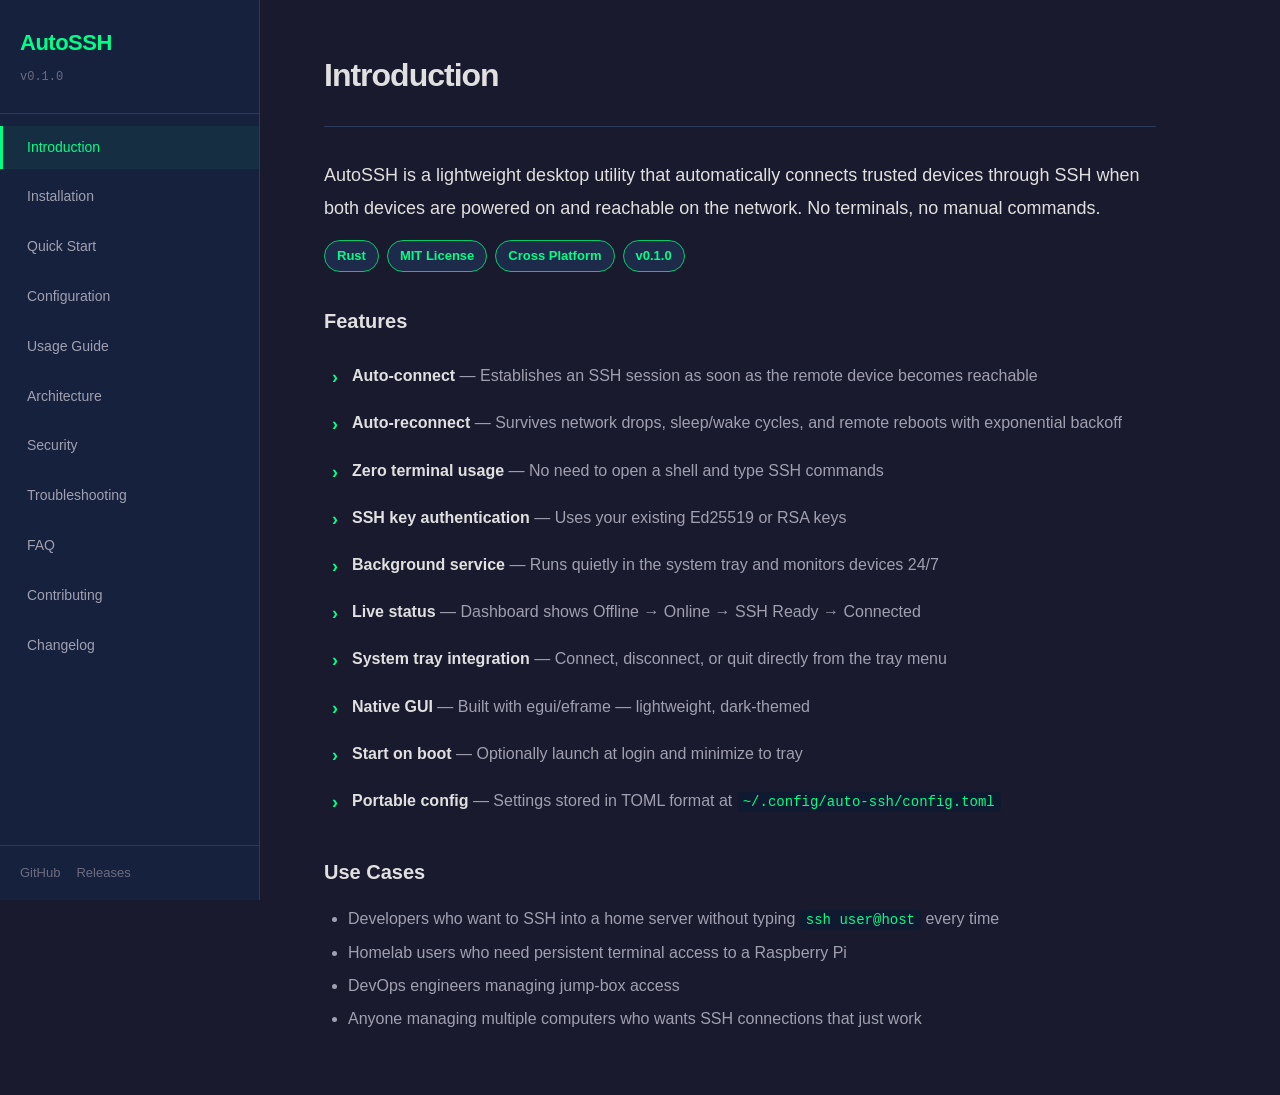
<file: docs/index.html>
<!DOCTYPE html>
<html lang="en">
<head>
  <meta charset="UTF-8">
  <meta name="viewport" content="width=device-width, initial-scale=1.0">
  <title>AutoSSH — Documentation</title>
  <meta name="description" content="AutoSSH automatically establishes and maintains SSH connections between trusted devices whenever both are powered on and reachable.">
  <link rel="icon" type="image/svg+xml" href="data:image/svg+xml,%3Csvg xmlns='http://www.w3.org/2000/svg' viewBox='0 0 256 256'%3E%3Crect width='256' height='256' rx='32' fill='%232d2d2d'/%3E%3Ccircle cx='128' cy='100' r='40' fill='none' stroke='%2300ff88' stroke-width='6'/%3E%3Cpath d='M100 128 L128 156 L156 128' fill='none' stroke='%2300ff88' stroke-width='6' stroke-linecap='round' stroke-linejoin='round'/%3E%3Cpath d='M128 140 L128 200' fill='none' stroke='%2300ff88' stroke-width='6' stroke-linecap='round'/%3E%3Cline x1='90' y1='180' x2='166' y2='180' stroke='%2300ff88' stroke-width='6' stroke-linecap='round'/%3E%3Cline x1='80' y1='200' x2='176' y2='200' stroke='%23555' stroke-width='6' stroke-linecap='round'/%3E%3C/svg%3E">
  <link rel="stylesheet" href="style.css">
</head>
<body>
  <div id="sidebar-container"></div>

  <main id="content">
    <div class="page-header">
      <h2>Introduction</h2>
    </div>

    <p class="lead">AutoSSH is a lightweight desktop utility that automatically connects trusted devices through SSH when both devices are powered on and reachable on the network. No terminals, no manual commands.</p>

    <div class="badges">
      <span class="badge">Rust</span>
      <span class="badge">MIT License</span>
      <span class="badge">Cross Platform</span>
      <span class="badge">v0.1.0</span>
    </div>

    <h3>Features</h3>
    <ul class="feature-list">
      <li><strong>Auto-connect</strong> — Establishes an SSH session as soon as the remote device becomes reachable</li>
      <li><strong>Auto-reconnect</strong> — Survives network drops, sleep/wake cycles, and remote reboots with exponential backoff</li>
      <li><strong>Zero terminal usage</strong> — No need to open a shell and type SSH commands</li>
      <li><strong>SSH key authentication</strong> — Uses your existing Ed25519 or RSA keys</li>
      <li><strong>Background service</strong> — Runs quietly in the system tray and monitors devices 24/7</li>
      <li><strong>Live status</strong> — Dashboard shows Offline → Online → SSH Ready → Connected</li>
      <li><strong>System tray integration</strong> — Connect, disconnect, or quit directly from the tray menu</li>
      <li><strong>Native GUI</strong> — Built with egui/eframe — lightweight, dark-themed</li>
      <li><strong>Start on boot</strong> — Optionally launch at login and minimize to tray</li>
      <li><strong>Portable config</strong> — Settings stored in TOML format at <code>~/.config/auto-ssh/config.toml</code></li>
    </ul>

    <h3>Use Cases</h3>
    <ul>
      <li>Developers who want to SSH into a home server without typing <code>ssh user@host</code> every time</li>
      <li>Homelab users who need persistent terminal access to a Raspberry Pi</li>
      <li>DevOps engineers managing jump-box access</li>
      <li>Anyone managing multiple computers who wants SSH connections that just work</li>
    </ul>
  </main>

  <script src="script.js"></script>
</body>
</html>
</file>
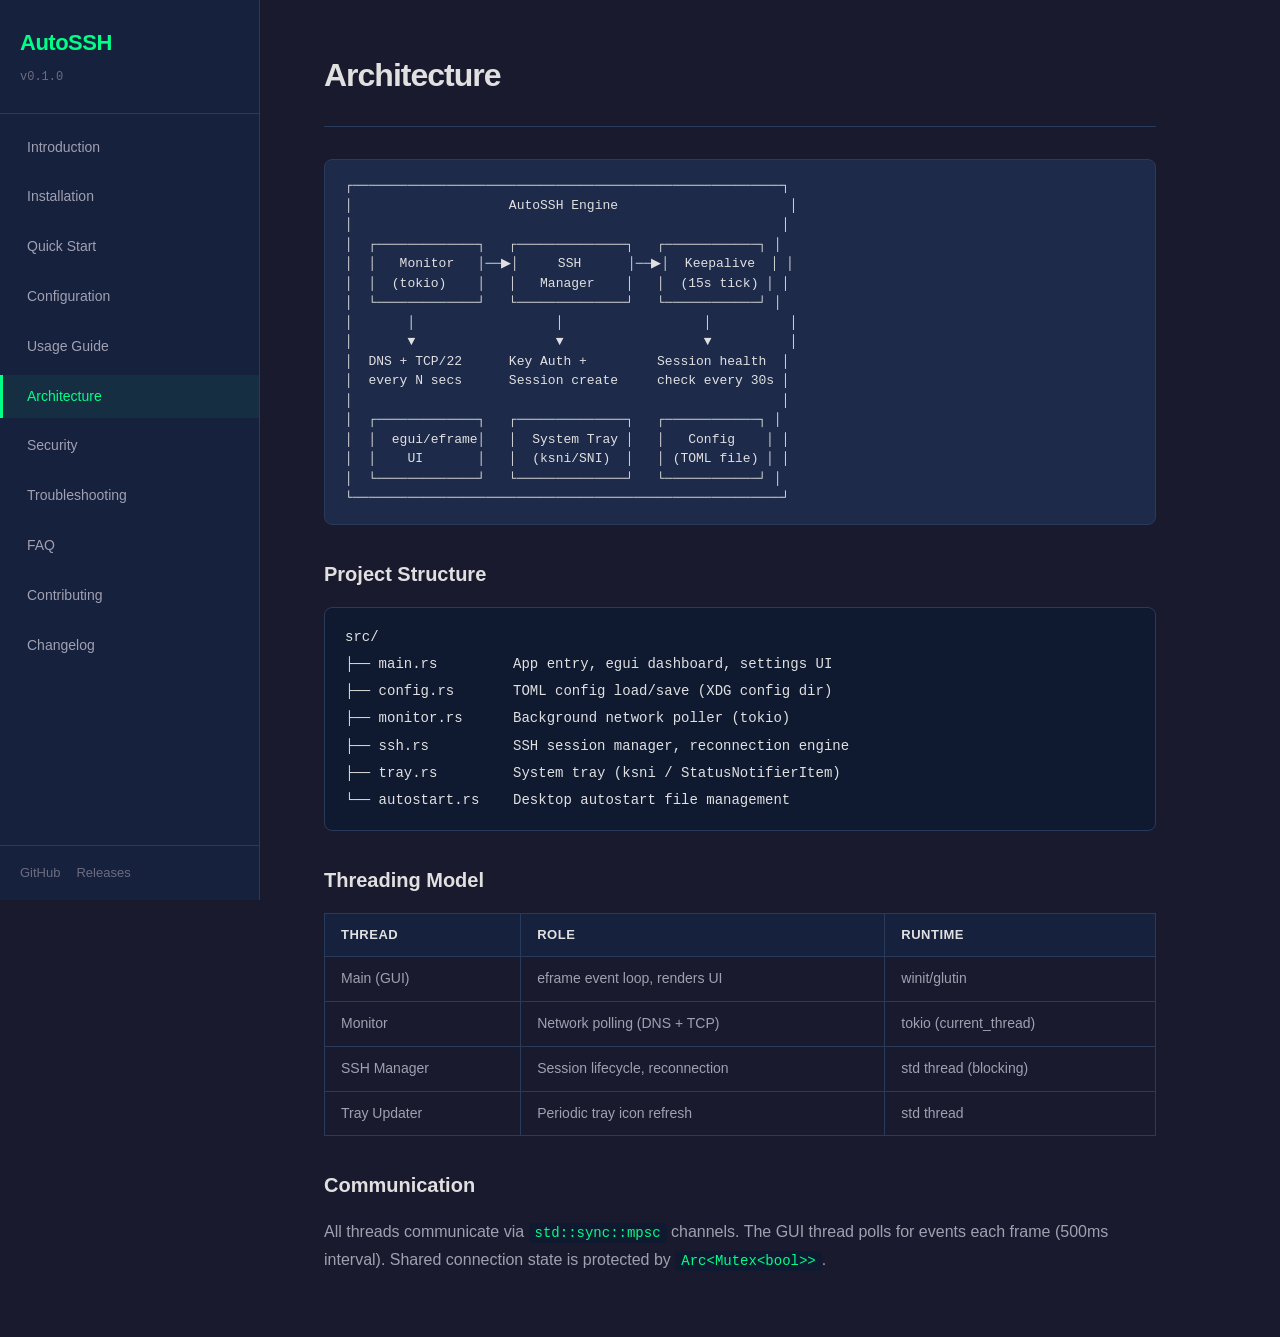
<file: docs/pages/architecture.html>
<!DOCTYPE html>
<html lang="en">
<head>
  <meta charset="UTF-8">
  <meta name="viewport" content="width=device-width, initial-scale=1.0">
  <title>AutoSSH — Architecture</title>
  <link rel="icon" type="image/svg+xml" href="data:image/svg+xml,%3Csvg xmlns='http://www.w3.org/2000/svg' viewBox='0 0 256 256'%3E%3Crect width='256' height='256' rx='32' fill='%232d2d2d'/%3E%3Ccircle cx='128' cy='100' r='40' fill='none' stroke='%2300ff88' stroke-width='6'/%3E%3Cpath d='M100 128 L128 156 L156 128' fill='none' stroke='%2300ff88' stroke-width='6' stroke-linecap='round' stroke-linejoin='round'/%3E%3Cpath d='M128 140 L128 200' fill='none' stroke='%2300ff88' stroke-width='6' stroke-linecap='round'/%3E%3Cline x1='90' y1='180' x2='166' y2='180' stroke='%2300ff88' stroke-width='6' stroke-linecap='round'/%3E%3Cline x1='80' y1='200' x2='176' y2='200' stroke='%23555' stroke-width='6' stroke-linecap='round'/%3E%3C/svg%3E">
  <link rel="stylesheet" href="../style.css">
</head>
<body>
  <div id="sidebar-container"></div>

  <main id="content">
    <div class="page-header">
      <h2>Architecture</h2>
    </div>

    <div class="arch-diagram">
      <pre>┌───────────────────────────────────────────────────────┐
│                    AutoSSH Engine                      │
│                                                       │
│  ┌─────────────┐   ┌──────────────┐   ┌────────────┐ │
│  │   Monitor   │──▶│     SSH      │──▶│  Keepalive  │ │
│  │  (tokio)    │   │   Manager    │   │  (15s tick) │ │
│  └─────────────┘   └──────────────┘   └────────────┘ │
│       │                  │                  │          │
│       ▼                  ▼                  ▼          │
│  DNS + TCP/22      Key Auth +         Session health  │
│  every N secs      Session create     check every 30s │
│                                                       │
│  ┌─────────────┐   ┌──────────────┐   ┌────────────┐ │
│  │  egui/eframe│   │  System Tray │   │   Config    │ │
│  │    UI       │   │  (ksni/SNI)  │   │ (TOML file) │ │
│  └─────────────┘   └──────────────┘   └────────────┘ │
└───────────────────────────────────────────────────────┘</pre>
    </div>

    <h3>Project Structure</h3>
    <pre><code>src/
├── main.rs         App entry, egui dashboard, settings UI
├── config.rs       TOML config load/save (XDG config dir)
├── monitor.rs      Background network poller (tokio)
├── ssh.rs          SSH session manager, reconnection engine
├── tray.rs         System tray (ksni / StatusNotifierItem)
└── autostart.rs    Desktop autostart file management</code></pre>

    <h3>Threading Model</h3>
    <table>
      <tr><th>Thread</th><th>Role</th><th>Runtime</th></tr>
      <tr><td>Main (GUI)</td><td>eframe event loop, renders UI</td><td>winit/glutin</td></tr>
      <tr><td>Monitor</td><td>Network polling (DNS + TCP)</td><td>tokio (current_thread)</td></tr>
      <tr><td>SSH Manager</td><td>Session lifecycle, reconnection</td><td>std thread (blocking)</td></tr>
      <tr><td>Tray Updater</td><td>Periodic tray icon refresh</td><td>std thread</td></tr>
    </table>

    <h3>Communication</h3>
    <p>All threads communicate via <code>std::sync::mpsc</code> channels. The GUI thread polls for events each frame (500ms interval). Shared connection state is protected by <code>Arc&lt;Mutex&lt;bool&gt;&gt;</code>.</p>
  </main>

  <script src="../script.js"></script>
</body>
</html>
</file>
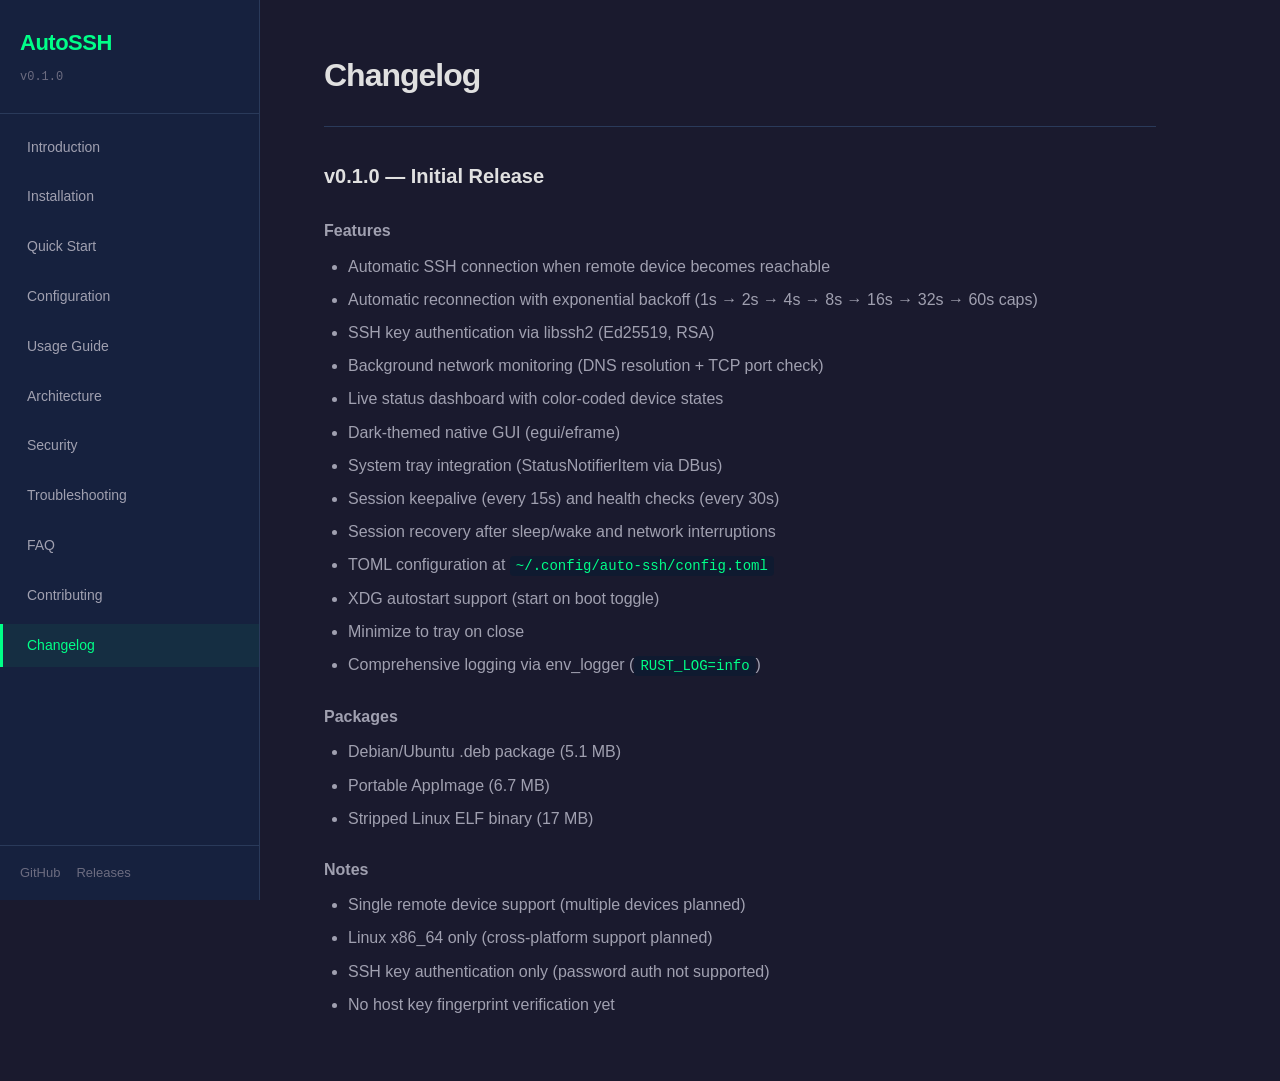
<file: docs/pages/changelog.html>
<!DOCTYPE html>
<html lang="en">
<head>
  <meta charset="UTF-8">
  <meta name="viewport" content="width=device-width, initial-scale=1.0">
  <title>AutoSSH — Changelog</title>
  <link rel="icon" type="image/svg+xml" href="data:image/svg+xml,%3Csvg xmlns='http://www.w3.org/2000/svg' viewBox='0 0 256 256'%3E%3Crect width='256' height='256' rx='32' fill='%232d2d2d'/%3E%3Ccircle cx='128' cy='100' r='40' fill='none' stroke='%2300ff88' stroke-width='6'/%3E%3Cpath d='M100 128 L128 156 L156 128' fill='none' stroke='%2300ff88' stroke-width='6' stroke-linecap='round' stroke-linejoin='round'/%3E%3Cpath d='M128 140 L128 200' fill='none' stroke='%2300ff88' stroke-width='6' stroke-linecap='round'/%3E%3Cline x1='90' y1='180' x2='166' y2='180' stroke='%2300ff88' stroke-width='6' stroke-linecap='round'/%3E%3Cline x1='80' y1='200' x2='176' y2='200' stroke='%23555' stroke-width='6' stroke-linecap='round'/%3E%3C/svg%3E">
  <link rel="stylesheet" href="../style.css">
</head>
<body>
  <div id="sidebar-container"></div>

  <main id="content">
    <div class="page-header">
      <h2>Changelog</h2>
    </div>

    <h3>v0.1.0 — Initial Release</h3>

    <h4>Features</h4>
    <ul>
      <li>Automatic SSH connection when remote device becomes reachable</li>
      <li>Automatic reconnection with exponential backoff (1s → 2s → 4s → 8s → 16s → 32s → 60s caps)</li>
      <li>SSH key authentication via libssh2 (Ed25519, RSA)</li>
      <li>Background network monitoring (DNS resolution + TCP port check)</li>
      <li>Live status dashboard with color-coded device states</li>
      <li>Dark-themed native GUI (egui/eframe)</li>
      <li>System tray integration (StatusNotifierItem via DBus)</li>
      <li>Session keepalive (every 15s) and health checks (every 30s)</li>
      <li>Session recovery after sleep/wake and network interruptions</li>
      <li>TOML configuration at <code>~/.config/auto-ssh/config.toml</code></li>
      <li>XDG autostart support (start on boot toggle)</li>
      <li>Minimize to tray on close</li>
      <li>Comprehensive logging via env_logger (<code>RUST_LOG=info</code>)</li>
    </ul>

    <h4>Packages</h4>
    <ul>
      <li>Debian/Ubuntu .deb package (5.1 MB)</li>
      <li>Portable AppImage (6.7 MB)</li>
      <li>Stripped Linux ELF binary (17 MB)</li>
    </ul>

    <h4>Notes</h4>
    <ul>
      <li>Single remote device support (multiple devices planned)</li>
      <li>Linux x86_64 only (cross-platform support planned)</li>
      <li>SSH key authentication only (password auth not supported)</li>
      <li>No host key fingerprint verification yet</li>
    </ul>
  </main>

  <script src="../script.js"></script>
</body>
</html>
</file>
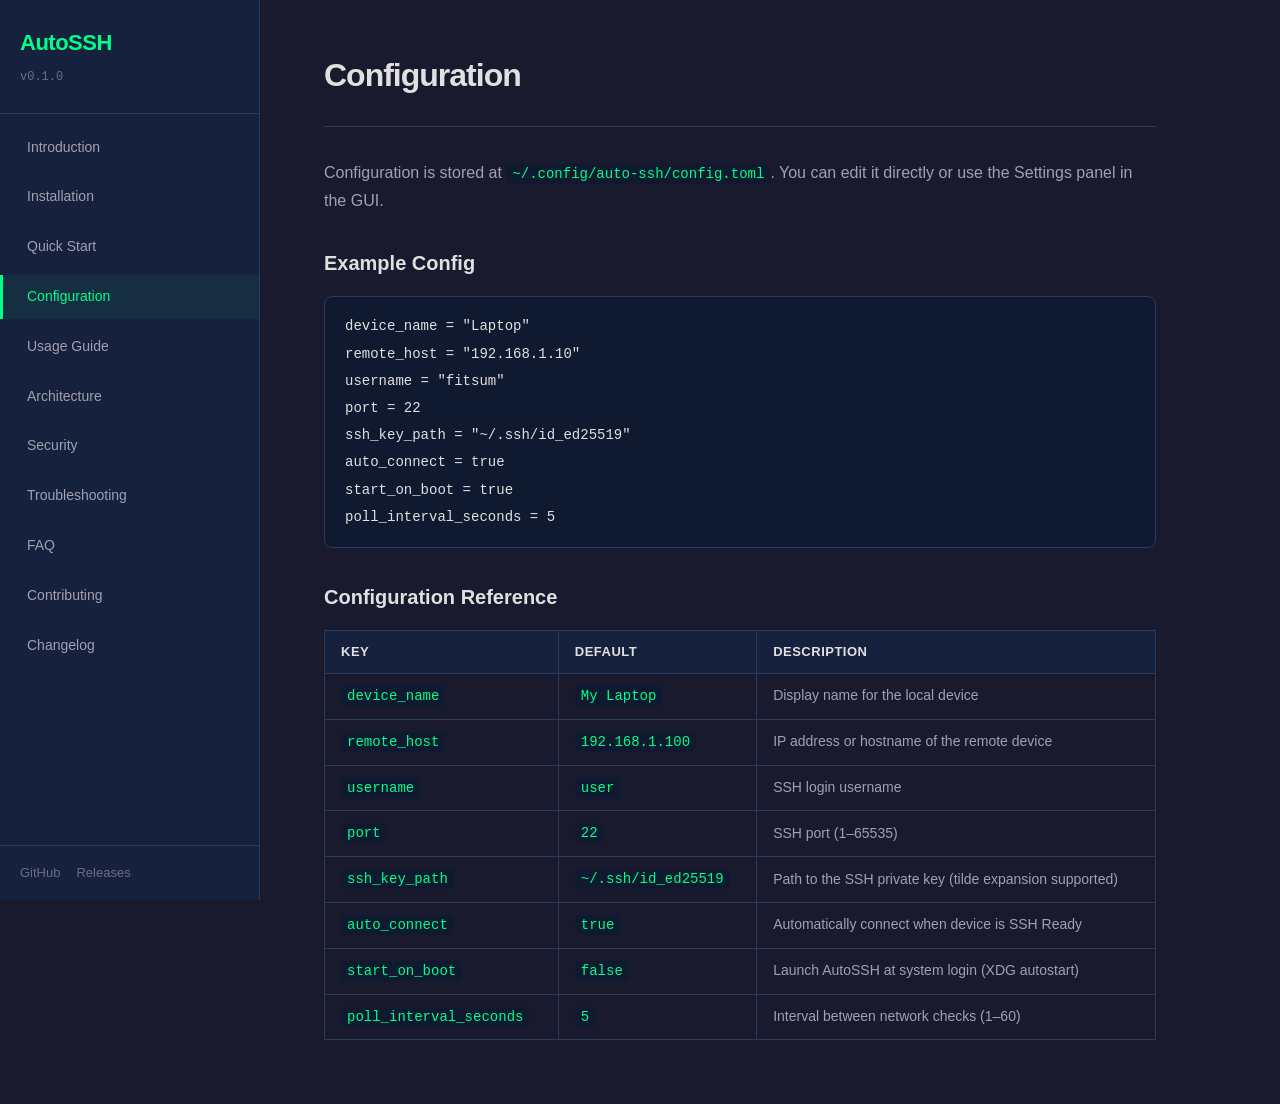
<file: docs/pages/config.html>
<!DOCTYPE html>
<html lang="en">
<head>
  <meta charset="UTF-8">
  <meta name="viewport" content="width=device-width, initial-scale=1.0">
  <title>AutoSSH — Configuration</title>
  <link rel="icon" type="image/svg+xml" href="data:image/svg+xml,%3Csvg xmlns='http://www.w3.org/2000/svg' viewBox='0 0 256 256'%3E%3Crect width='256' height='256' rx='32' fill='%232d2d2d'/%3E%3Ccircle cx='128' cy='100' r='40' fill='none' stroke='%2300ff88' stroke-width='6'/%3E%3Cpath d='M100 128 L128 156 L156 128' fill='none' stroke='%2300ff88' stroke-width='6' stroke-linecap='round' stroke-linejoin='round'/%3E%3Cpath d='M128 140 L128 200' fill='none' stroke='%2300ff88' stroke-width='6' stroke-linecap='round'/%3E%3Cline x1='90' y1='180' x2='166' y2='180' stroke='%2300ff88' stroke-width='6' stroke-linecap='round'/%3E%3Cline x1='80' y1='200' x2='176' y2='200' stroke='%23555' stroke-width='6' stroke-linecap='round'/%3E%3C/svg%3E">
  <link rel="stylesheet" href="../style.css">
</head>
<body>
  <div id="sidebar-container"></div>

  <main id="content">
    <div class="page-header">
      <h2>Configuration</h2>
    </div>

    <p>Configuration is stored at <code>~/.config/auto-ssh/config.toml</code>. You can edit it directly or use the Settings panel in the GUI.</p>

    <h3>Example Config</h3>
    <pre><code>device_name = "Laptop"
remote_host = "192.168.1.10"
username = "fitsum"
port = 22
ssh_key_path = "~/.ssh/id_ed25519"
auto_connect = true
start_on_boot = true
poll_interval_seconds = 5</code></pre>

    <h3>Configuration Reference</h3>
    <table>
      <tr><th>Key</th><th>Default</th><th>Description</th></tr>
      <tr><td><code>device_name</code></td><td><code>My Laptop</code></td><td>Display name for the local device</td></tr>
      <tr><td><code>remote_host</code></td><td><code>192.168.1.100</code></td><td>IP address or hostname of the remote device</td></tr>
      <tr><td><code>username</code></td><td><code>user</code></td><td>SSH login username</td></tr>
      <tr><td><code>port</code></td><td><code>22</code></td><td>SSH port (1–65535)</td></tr>
      <tr><td><code>ssh_key_path</code></td><td><code>~/.ssh/id_ed25519</code></td><td>Path to the SSH private key (tilde expansion supported)</td></tr>
      <tr><td><code>auto_connect</code></td><td><code>true</code></td><td>Automatically connect when device is SSH Ready</td></tr>
      <tr><td><code>start_on_boot</code></td><td><code>false</code></td><td>Launch AutoSSH at system login (XDG autostart)</td></tr>
      <tr><td><code>poll_interval_seconds</code></td><td><code>5</code></td><td>Interval between network checks (1–60)</td></tr>
    </table>
  </main>

  <script src="../script.js"></script>
</body>
</html>
</file>
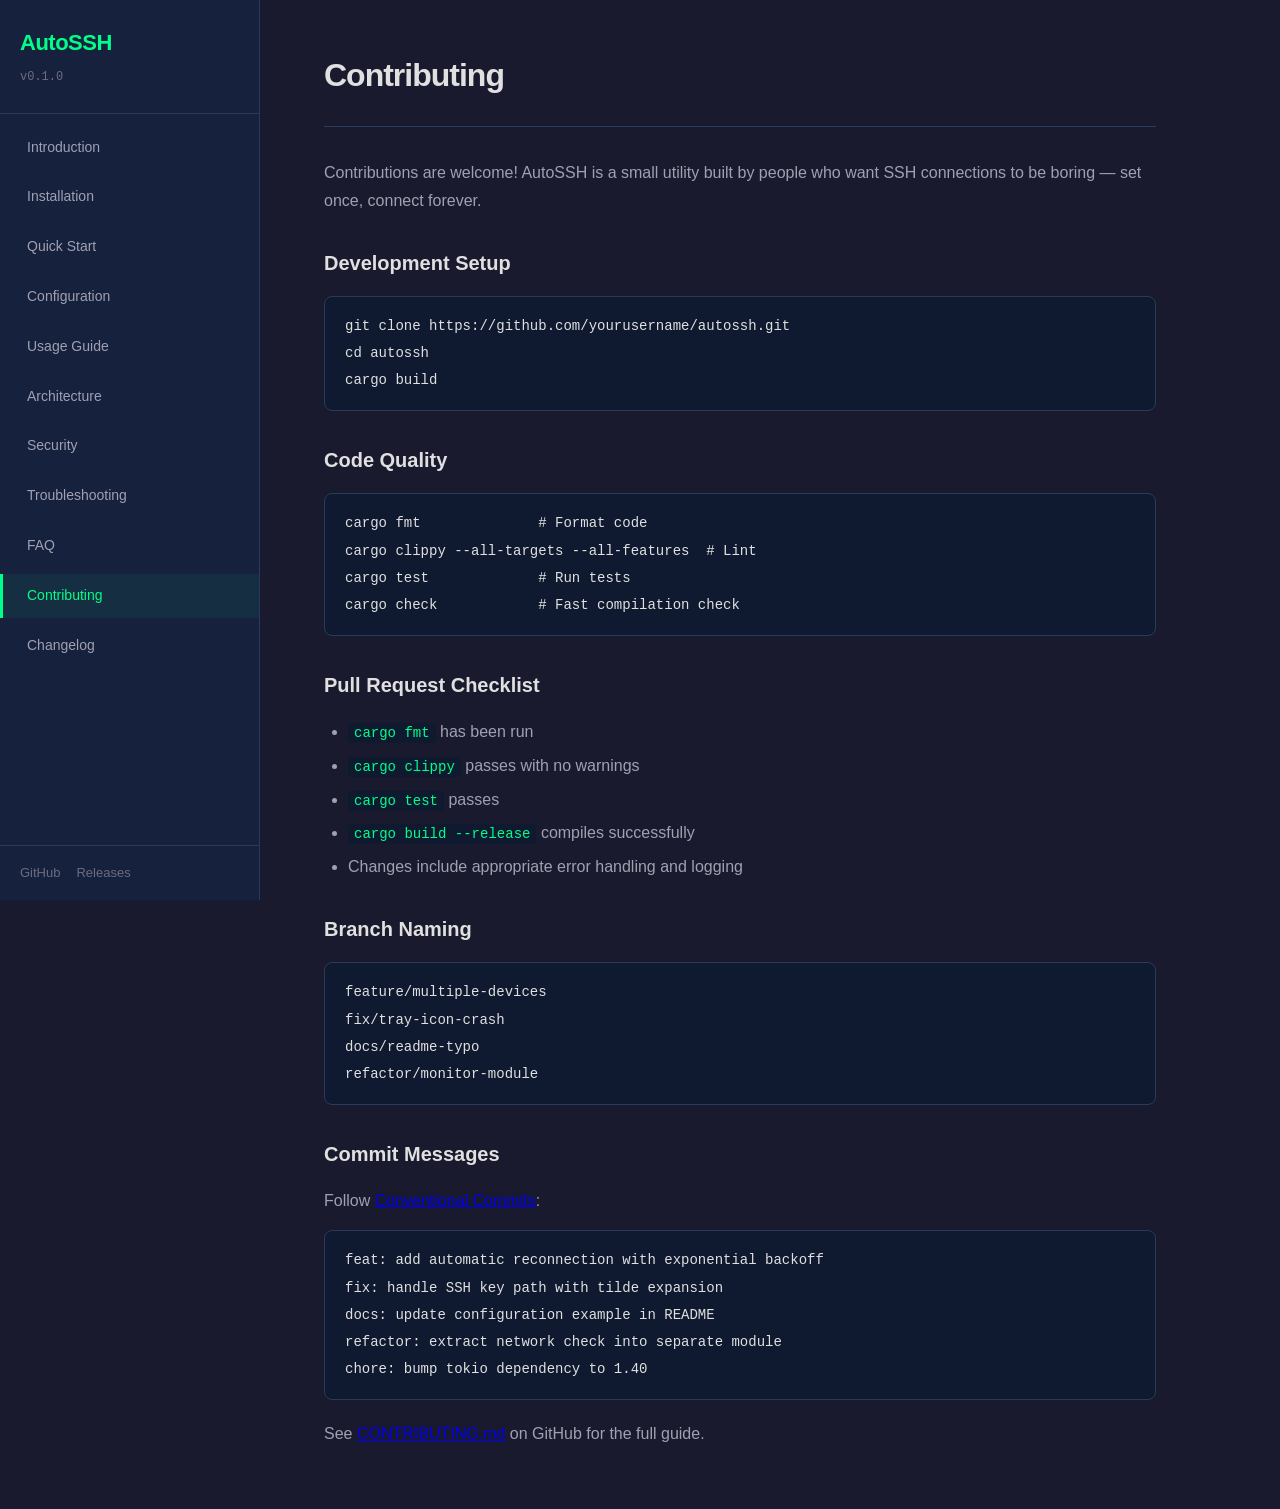
<file: docs/pages/contributing.html>
<!DOCTYPE html>
<html lang="en">
<head>
  <meta charset="UTF-8">
  <meta name="viewport" content="width=device-width, initial-scale=1.0">
  <title>AutoSSH — Contributing</title>
  <link rel="icon" type="image/svg+xml" href="data:image/svg+xml,%3Csvg xmlns='http://www.w3.org/2000/svg' viewBox='0 0 256 256'%3E%3Crect width='256' height='256' rx='32' fill='%232d2d2d'/%3E%3Ccircle cx='128' cy='100' r='40' fill='none' stroke='%2300ff88' stroke-width='6'/%3E%3Cpath d='M100 128 L128 156 L156 128' fill='none' stroke='%2300ff88' stroke-width='6' stroke-linecap='round' stroke-linejoin='round'/%3E%3Cpath d='M128 140 L128 200' fill='none' stroke='%2300ff88' stroke-width='6' stroke-linecap='round'/%3E%3Cline x1='90' y1='180' x2='166' y2='180' stroke='%2300ff88' stroke-width='6' stroke-linecap='round'/%3E%3Cline x1='80' y1='200' x2='176' y2='200' stroke='%23555' stroke-width='6' stroke-linecap='round'/%3E%3C/svg%3E">
  <link rel="stylesheet" href="../style.css">
</head>
<body>
  <div id="sidebar-container"></div>

  <main id="content">
    <div class="page-header">
      <h2>Contributing</h2>
    </div>

    <p>Contributions are welcome! AutoSSH is a small utility built by people who want SSH connections to be boring — set once, connect forever.</p>

    <h3>Development Setup</h3>
    <pre><code>git clone https://github.com/yourusername/autossh.git
cd autossh
cargo build</code></pre>

    <h3>Code Quality</h3>
    <pre><code>cargo fmt              # Format code
cargo clippy --all-targets --all-features  # Lint
cargo test             # Run tests
cargo check            # Fast compilation check</code></pre>

    <h3>Pull Request Checklist</h3>
    <ul>
      <li><code>cargo fmt</code> has been run</li>
      <li><code>cargo clippy</code> passes with no warnings</li>
      <li><code>cargo test</code> passes</li>
      <li><code>cargo build --release</code> compiles successfully</li>
      <li>Changes include appropriate error handling and logging</li>
    </ul>

    <h3>Branch Naming</h3>
    <pre><code>feature/multiple-devices
fix/tray-icon-crash
docs/readme-typo
refactor/monitor-module</code></pre>

    <h3>Commit Messages</h3>
    <p>Follow <a href="https://www.conventionalcommits.org/" target="_blank">Conventional Commits</a>:</p>
    <pre><code>feat: add automatic reconnection with exponential backoff
fix: handle SSH key path with tilde expansion
docs: update configuration example in README
refactor: extract network check into separate module
chore: bump tokio dependency to 1.40</code></pre>

    <p>See <a href="https://github.com/yourusername/autossh/blob/main/CONTRIBUTING.md" target="_blank">CONTRIBUTING.md</a> on GitHub for the full guide.</p>
  </main>

  <script src="../script.js"></script>
</body>
</html>
</file>
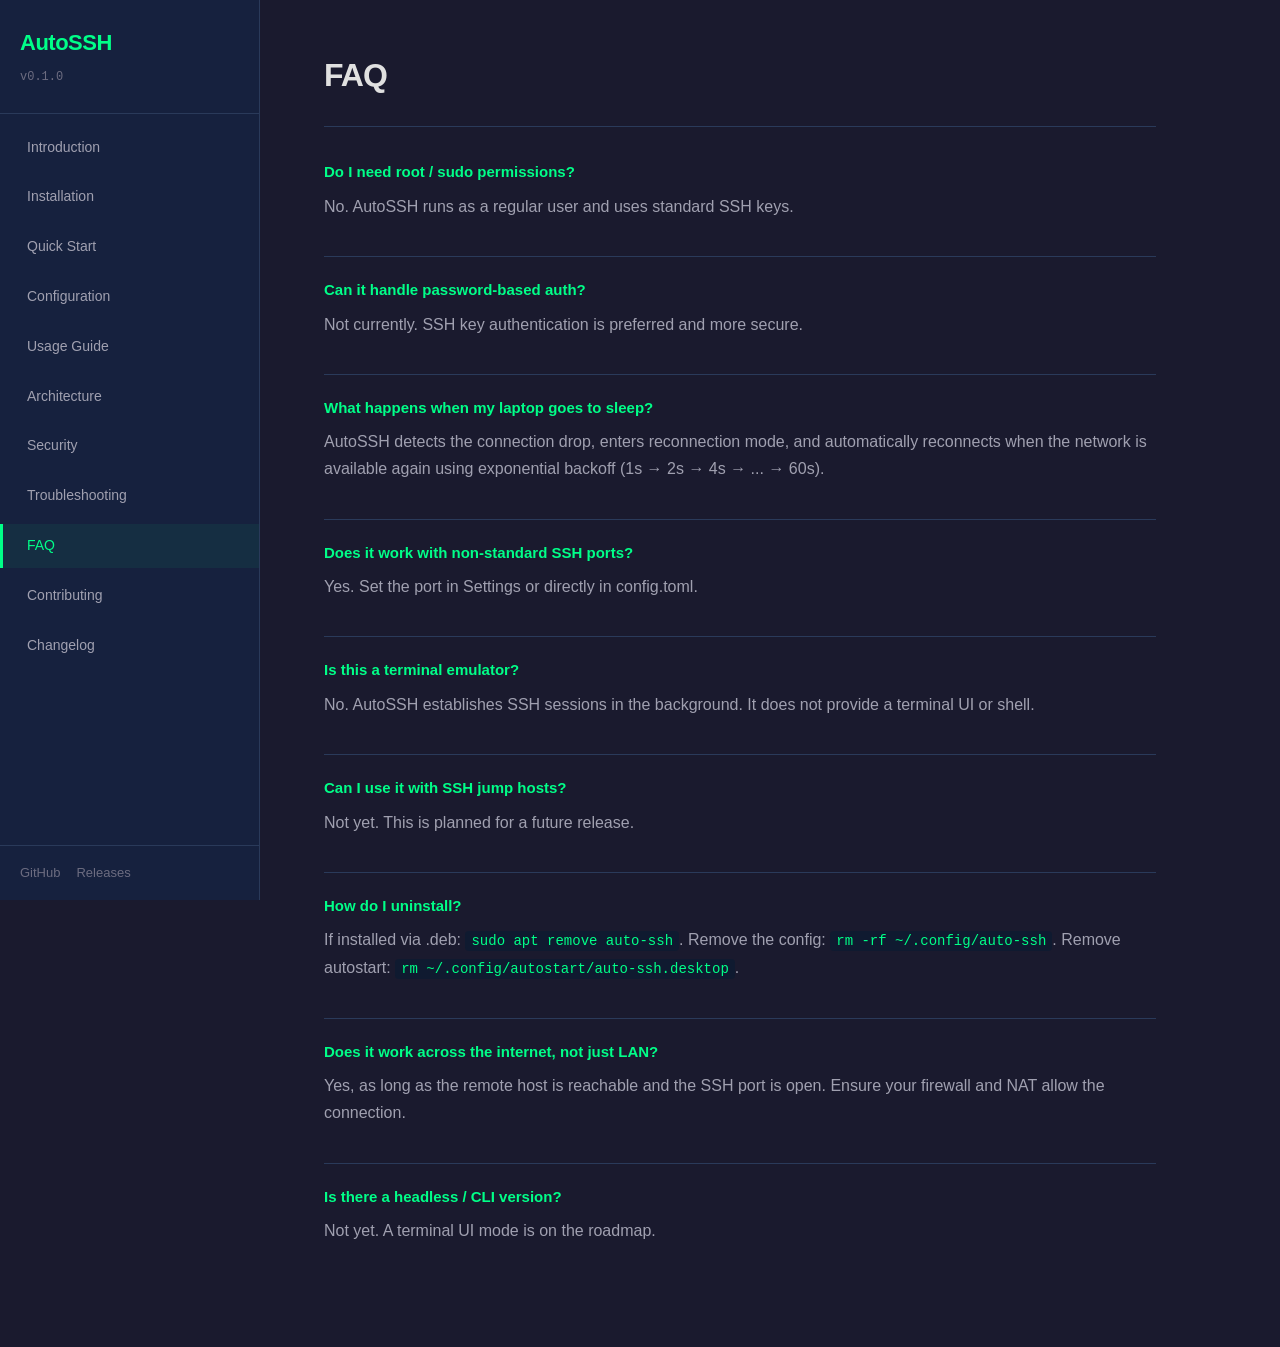
<file: docs/pages/faq.html>
<!DOCTYPE html>
<html lang="en">
<head>
  <meta charset="UTF-8">
  <meta name="viewport" content="width=device-width, initial-scale=1.0">
  <title>AutoSSH — FAQ</title>
  <link rel="icon" type="image/svg+xml" href="data:image/svg+xml,%3Csvg xmlns='http://www.w3.org/2000/svg' viewBox='0 0 256 256'%3E%3Crect width='256' height='256' rx='32' fill='%232d2d2d'/%3E%3Ccircle cx='128' cy='100' r='40' fill='none' stroke='%2300ff88' stroke-width='6'/%3E%3Cpath d='M100 128 L128 156 L156 128' fill='none' stroke='%2300ff88' stroke-width='6' stroke-linecap='round' stroke-linejoin='round'/%3E%3Cpath d='M128 140 L128 200' fill='none' stroke='%2300ff88' stroke-width='6' stroke-linecap='round'/%3E%3Cline x1='90' y1='180' x2='166' y2='180' stroke='%2300ff88' stroke-width='6' stroke-linecap='round'/%3E%3Cline x1='80' y1='200' x2='176' y2='200' stroke='%23555' stroke-width='6' stroke-linecap='round'/%3E%3C/svg%3E">
  <link rel="stylesheet" href="../style.css">
</head>
<body>
  <div id="sidebar-container"></div>

  <main id="content">
    <div class="page-header">
      <h2>FAQ</h2>
    </div>

    <div class="faq-item">
      <h4>Do I need root / sudo permissions?</h4>
      <p>No. AutoSSH runs as a regular user and uses standard SSH keys.</p>
    </div>

    <div class="faq-item">
      <h4>Can it handle password-based auth?</h4>
      <p>Not currently. SSH key authentication is preferred and more secure.</p>
    </div>

    <div class="faq-item">
      <h4>What happens when my laptop goes to sleep?</h4>
      <p>AutoSSH detects the connection drop, enters reconnection mode, and automatically reconnects when the network is available again using exponential backoff (1s → 2s → 4s → ... → 60s).</p>
    </div>

    <div class="faq-item">
      <h4>Does it work with non-standard SSH ports?</h4>
      <p>Yes. Set the port in Settings or directly in config.toml.</p>
    </div>

    <div class="faq-item">
      <h4>Is this a terminal emulator?</h4>
      <p>No. AutoSSH establishes SSH sessions in the background. It does not provide a terminal UI or shell.</p>
    </div>

    <div class="faq-item">
      <h4>Can I use it with SSH jump hosts?</h4>
      <p>Not yet. This is planned for a future release.</p>
    </div>

    <div class="faq-item">
      <h4>How do I uninstall?</h4>
      <p>If installed via .deb: <code>sudo apt remove auto-ssh</code>. Remove the config: <code>rm -rf ~/.config/auto-ssh</code>. Remove autostart: <code>rm ~/.config/autostart/auto-ssh.desktop</code>.</p>
    </div>

    <div class="faq-item">
      <h4>Does it work across the internet, not just LAN?</h4>
      <p>Yes, as long as the remote host is reachable and the SSH port is open. Ensure your firewall and NAT allow the connection.</p>
    </div>

    <div class="faq-item">
      <h4>Is there a headless / CLI version?</h4>
      <p>Not yet. A terminal UI mode is on the roadmap.</p>
    </div>
  </main>

  <script src="../script.js"></script>
</body>
</html>
</file>
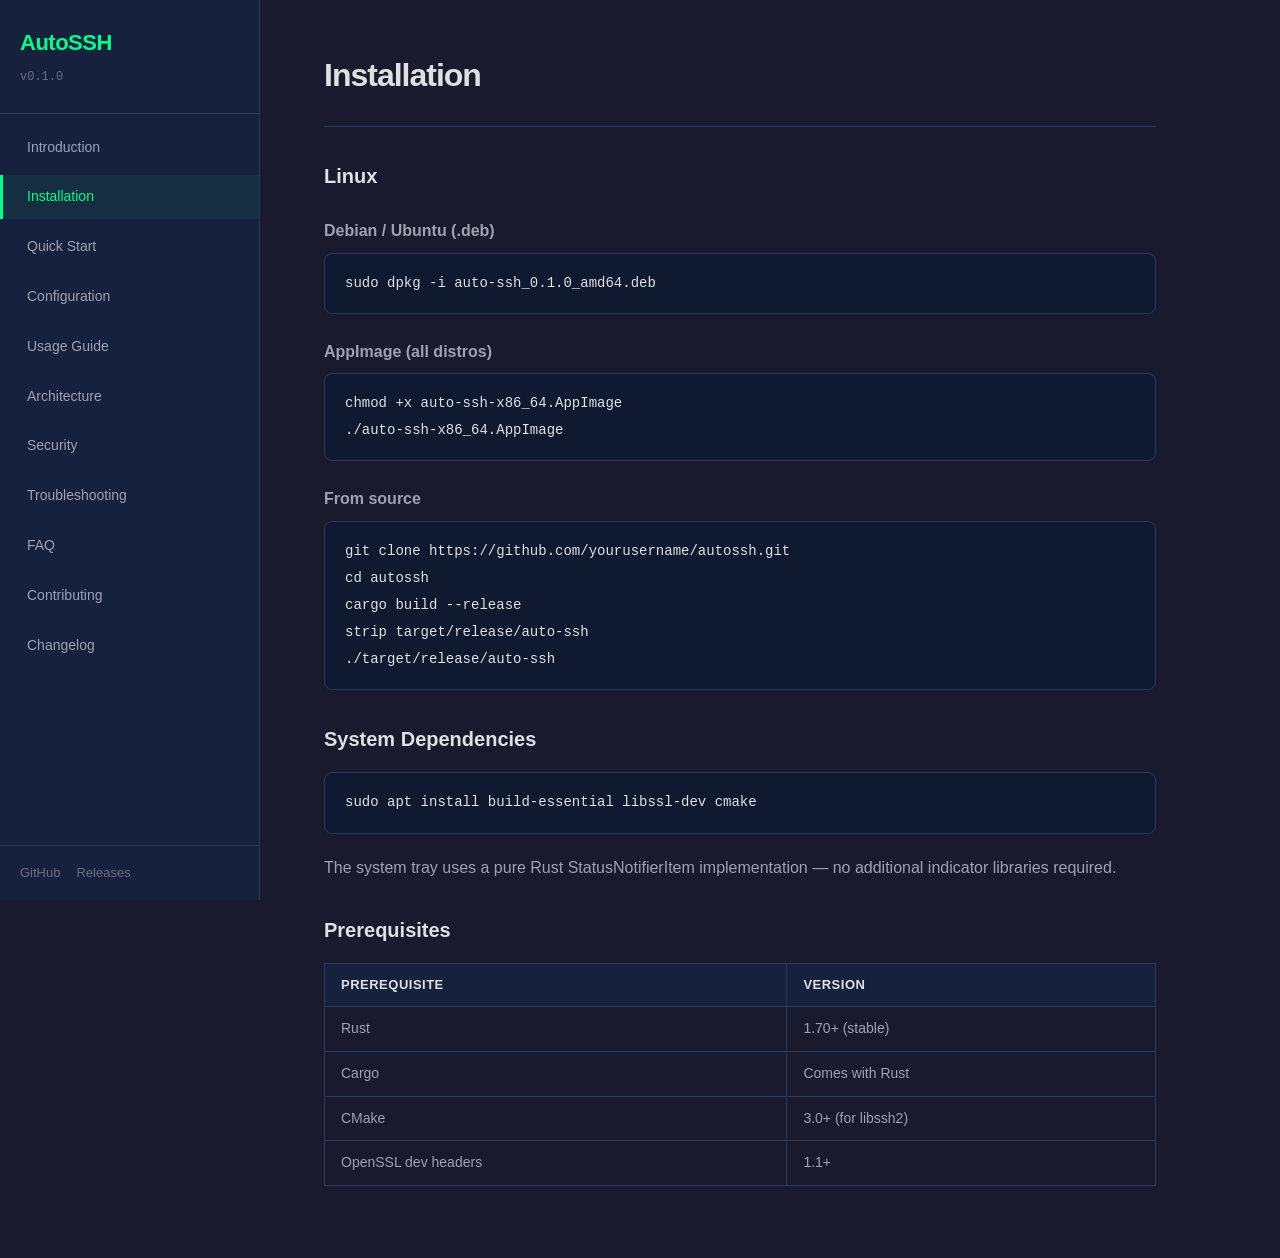
<file: docs/pages/install.html>
<!DOCTYPE html>
<html lang="en">
<head>
  <meta charset="UTF-8">
  <meta name="viewport" content="width=device-width, initial-scale=1.0">
  <title>AutoSSH — Installation</title>
  <link rel="icon" type="image/svg+xml" href="data:image/svg+xml,%3Csvg xmlns='http://www.w3.org/2000/svg' viewBox='0 0 256 256'%3E%3Crect width='256' height='256' rx='32' fill='%232d2d2d'/%3E%3Ccircle cx='128' cy='100' r='40' fill='none' stroke='%2300ff88' stroke-width='6'/%3E%3Cpath d='M100 128 L128 156 L156 128' fill='none' stroke='%2300ff88' stroke-width='6' stroke-linecap='round' stroke-linejoin='round'/%3E%3Cpath d='M128 140 L128 200' fill='none' stroke='%2300ff88' stroke-width='6' stroke-linecap='round'/%3E%3Cline x1='90' y1='180' x2='166' y2='180' stroke='%2300ff88' stroke-width='6' stroke-linecap='round'/%3E%3Cline x1='80' y1='200' x2='176' y2='200' stroke='%23555' stroke-width='6' stroke-linecap='round'/%3E%3C/svg%3E">
  <link rel="stylesheet" href="../style.css">
</head>
<body>
  <div id="sidebar-container"></div>

  <main id="content">
    <div class="page-header">
      <h2>Installation</h2>
    </div>

    <h3>Linux</h3>

    <h4>Debian / Ubuntu (.deb)</h4>
    <pre><code>sudo dpkg -i auto-ssh_0.1.0_amd64.deb</code></pre>

    <h4>AppImage (all distros)</h4>
    <pre><code>chmod +x auto-ssh-x86_64.AppImage
./auto-ssh-x86_64.AppImage</code></pre>

    <h4>From source</h4>
    <pre><code>git clone https://github.com/yourusername/autossh.git
cd autossh
cargo build --release
strip target/release/auto-ssh
./target/release/auto-ssh</code></pre>

    <h3>System Dependencies</h3>
    <pre><code>sudo apt install build-essential libssl-dev cmake</code></pre>
    <p>The system tray uses a pure Rust StatusNotifierItem implementation — no additional indicator libraries required.</p>

    <h3>Prerequisites</h3>
    <table>
      <tr><th>Prerequisite</th><th>Version</th></tr>
      <tr><td>Rust</td><td>1.70+ (stable)</td></tr>
      <tr><td>Cargo</td><td>Comes with Rust</td></tr>
      <tr><td>CMake</td><td>3.0+ (for libssh2)</td></tr>
      <tr><td>OpenSSL dev headers</td><td>1.1+</td></tr>
    </table>
  </main>

  <script src="../script.js"></script>
</body>
</html>
</file>
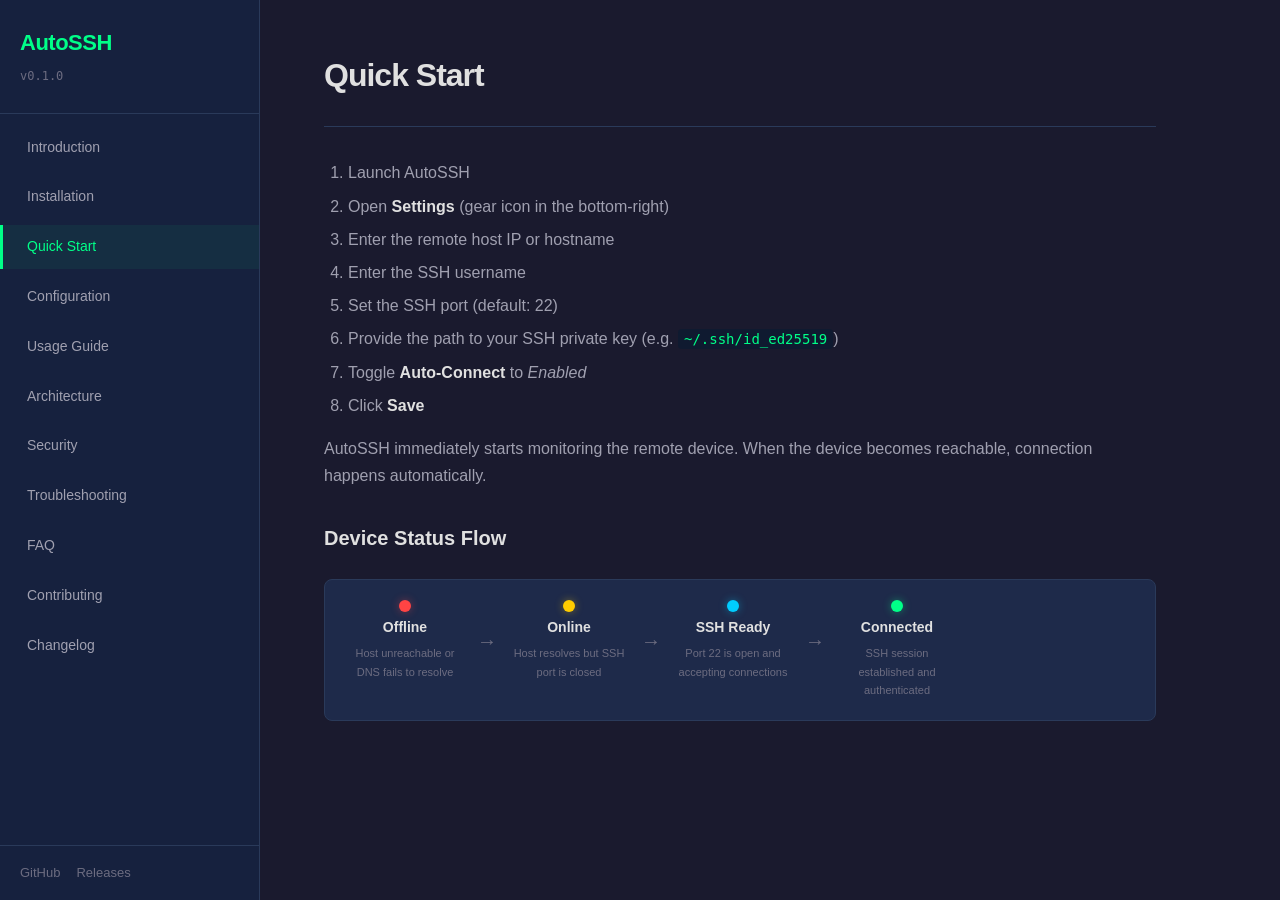
<file: docs/pages/quickstart.html>
<!DOCTYPE html>
<html lang="en">
<head>
  <meta charset="UTF-8">
  <meta name="viewport" content="width=device-width, initial-scale=1.0">
  <title>AutoSSH — Quick Start</title>
  <link rel="icon" type="image/svg+xml" href="data:image/svg+xml,%3Csvg xmlns='http://www.w3.org/2000/svg' viewBox='0 0 256 256'%3E%3Crect width='256' height='256' rx='32' fill='%232d2d2d'/%3E%3Ccircle cx='128' cy='100' r='40' fill='none' stroke='%2300ff88' stroke-width='6'/%3E%3Cpath d='M100 128 L128 156 L156 128' fill='none' stroke='%2300ff88' stroke-width='6' stroke-linecap='round' stroke-linejoin='round'/%3E%3Cpath d='M128 140 L128 200' fill='none' stroke='%2300ff88' stroke-width='6' stroke-linecap='round'/%3E%3Cline x1='90' y1='180' x2='166' y2='180' stroke='%2300ff88' stroke-width='6' stroke-linecap='round'/%3E%3Cline x1='80' y1='200' x2='176' y2='200' stroke='%23555' stroke-width='6' stroke-linecap='round'/%3E%3C/svg%3E">
  <link rel="stylesheet" href="../style.css">
</head>
<body>
  <div id="sidebar-container"></div>

  <main id="content">
    <div class="page-header">
      <h2>Quick Start</h2>
    </div>

    <ol>
      <li>Launch AutoSSH</li>
      <li>Open <strong>Settings</strong> (gear icon in the bottom-right)</li>
      <li>Enter the remote host IP or hostname</li>
      <li>Enter the SSH username</li>
      <li>Set the SSH port (default: 22)</li>
      <li>Provide the path to your SSH private key (e.g. <code>~/.ssh/id_ed25519</code>)</li>
      <li>Toggle <strong>Auto-Connect</strong> to <em>Enabled</em></li>
      <li>Click <strong>Save</strong></li>
    </ol>

    <p>AutoSSH immediately starts monitoring the remote device. When the device becomes reachable, connection happens automatically.</p>

    <h3>Device Status Flow</h3>
    <div class="status-flow">
      <div class="status-step">
        <span class="status-dot offline"></span>
        <span>Offline</span>
        <small>Host unreachable or DNS fails to resolve</small>
      </div>
      <span class="arrow">→</span>
      <div class="status-step">
        <span class="status-dot online"></span>
        <span>Online</span>
        <small>Host resolves but SSH port is closed</small>
      </div>
      <span class="arrow">→</span>
      <div class="status-step">
        <span class="status-dot sshready"></span>
        <span>SSH Ready</span>
        <small>Port 22 is open and accepting connections</small>
      </div>
      <span class="arrow">→</span>
      <div class="status-step">
        <span class="status-dot connected"></span>
        <span>Connected</span>
        <small>SSH session established and authenticated</small>
      </div>
    </div>
  </main>

  <script src="../script.js"></script>
</body>
</html>
</file>
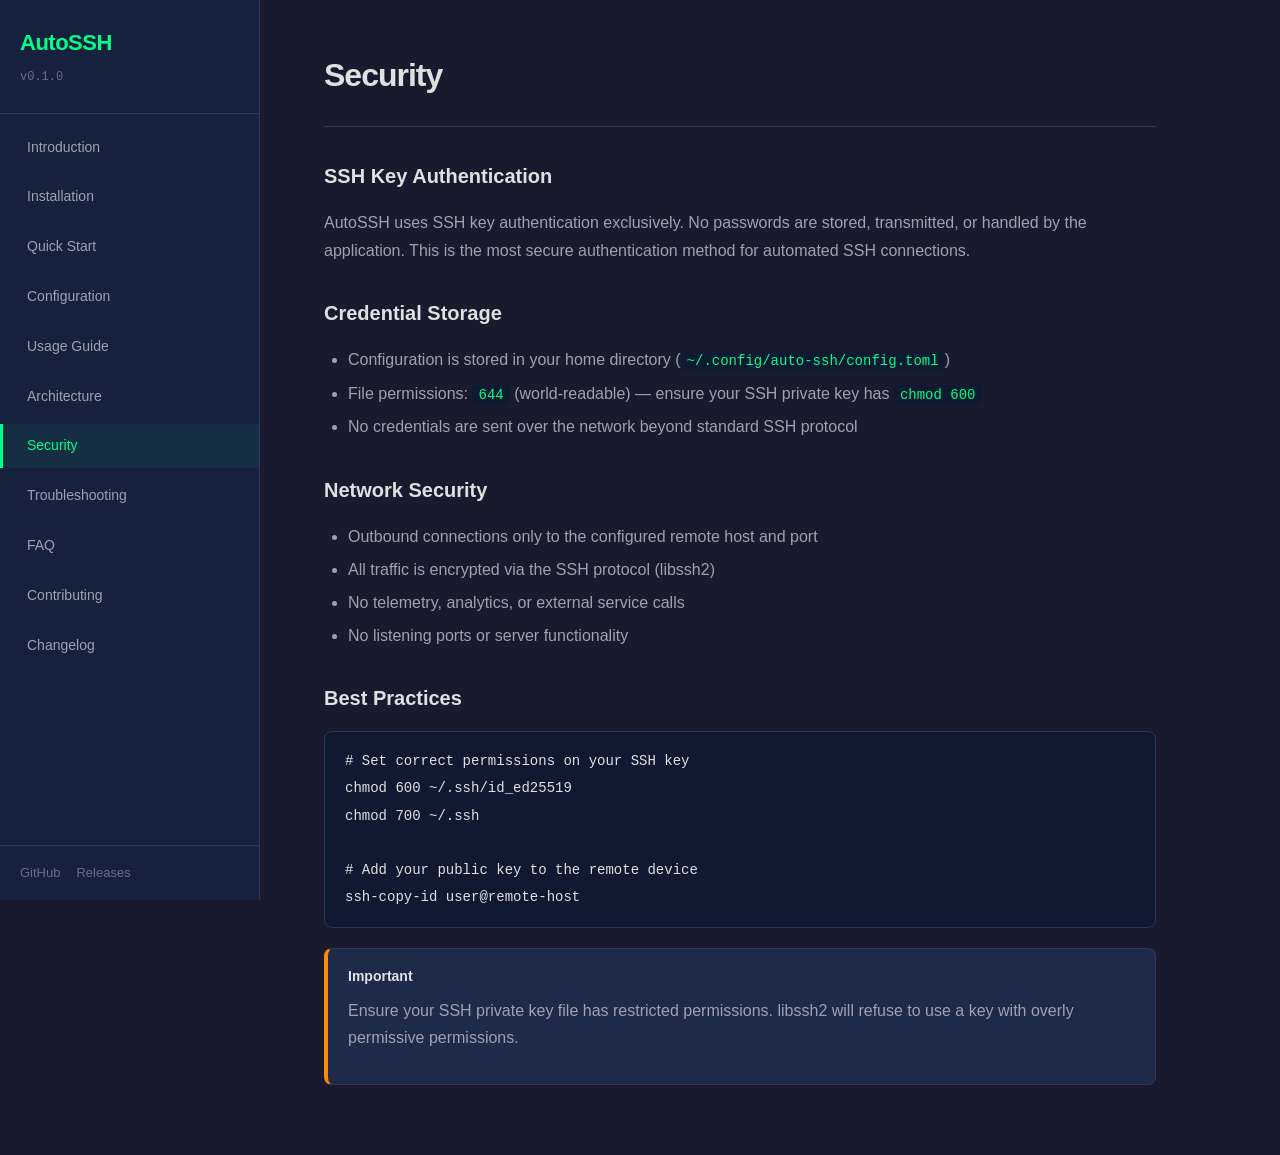
<file: docs/pages/security.html>
<!DOCTYPE html>
<html lang="en">
<head>
  <meta charset="UTF-8">
  <meta name="viewport" content="width=device-width, initial-scale=1.0">
  <title>AutoSSH — Security</title>
  <link rel="icon" type="image/svg+xml" href="data:image/svg+xml,%3Csvg xmlns='http://www.w3.org/2000/svg' viewBox='0 0 256 256'%3E%3Crect width='256' height='256' rx='32' fill='%232d2d2d'/%3E%3Ccircle cx='128' cy='100' r='40' fill='none' stroke='%2300ff88' stroke-width='6'/%3E%3Cpath d='M100 128 L128 156 L156 128' fill='none' stroke='%2300ff88' stroke-width='6' stroke-linecap='round' stroke-linejoin='round'/%3E%3Cpath d='M128 140 L128 200' fill='none' stroke='%2300ff88' stroke-width='6' stroke-linecap='round'/%3E%3Cline x1='90' y1='180' x2='166' y2='180' stroke='%2300ff88' stroke-width='6' stroke-linecap='round'/%3E%3Cline x1='80' y1='200' x2='176' y2='200' stroke='%23555' stroke-width='6' stroke-linecap='round'/%3E%3C/svg%3E">
  <link rel="stylesheet" href="../style.css">
</head>
<body>
  <div id="sidebar-container"></div>

  <main id="content">
    <div class="page-header">
      <h2>Security</h2>
    </div>

    <h3>SSH Key Authentication</h3>
    <p>AutoSSH uses SSH key authentication exclusively. No passwords are stored, transmitted, or handled by the application. This is the most secure authentication method for automated SSH connections.</p>

    <h3>Credential Storage</h3>
    <ul>
      <li>Configuration is stored in your home directory (<code>~/.config/auto-ssh/config.toml</code>)</li>
      <li>File permissions: <code>644</code> (world-readable) — ensure your SSH private key has <code>chmod 600</code></li>
      <li>No credentials are sent over the network beyond standard SSH protocol</li>
    </ul>

    <h3>Network Security</h3>
    <ul>
      <li>Outbound connections only to the configured remote host and port</li>
      <li>All traffic is encrypted via the SSH protocol (libssh2)</li>
      <li>No telemetry, analytics, or external service calls</li>
      <li>No listening ports or server functionality</li>
    </ul>

    <h3>Best Practices</h3>
    <pre><code># Set correct permissions on your SSH key
chmod 600 ~/.ssh/id_ed25519
chmod 700 ~/.ssh

# Add your public key to the remote device
ssh-copy-id user@remote-host</code></pre>

    <div class="note warning">
      <strong>Important</strong>
      <p>Ensure your SSH private key file has restricted permissions. libssh2 will refuse to use a key with overly permissive permissions.</p>
    </div>
  </main>

  <script src="../script.js"></script>
</body>
</html>
</file>
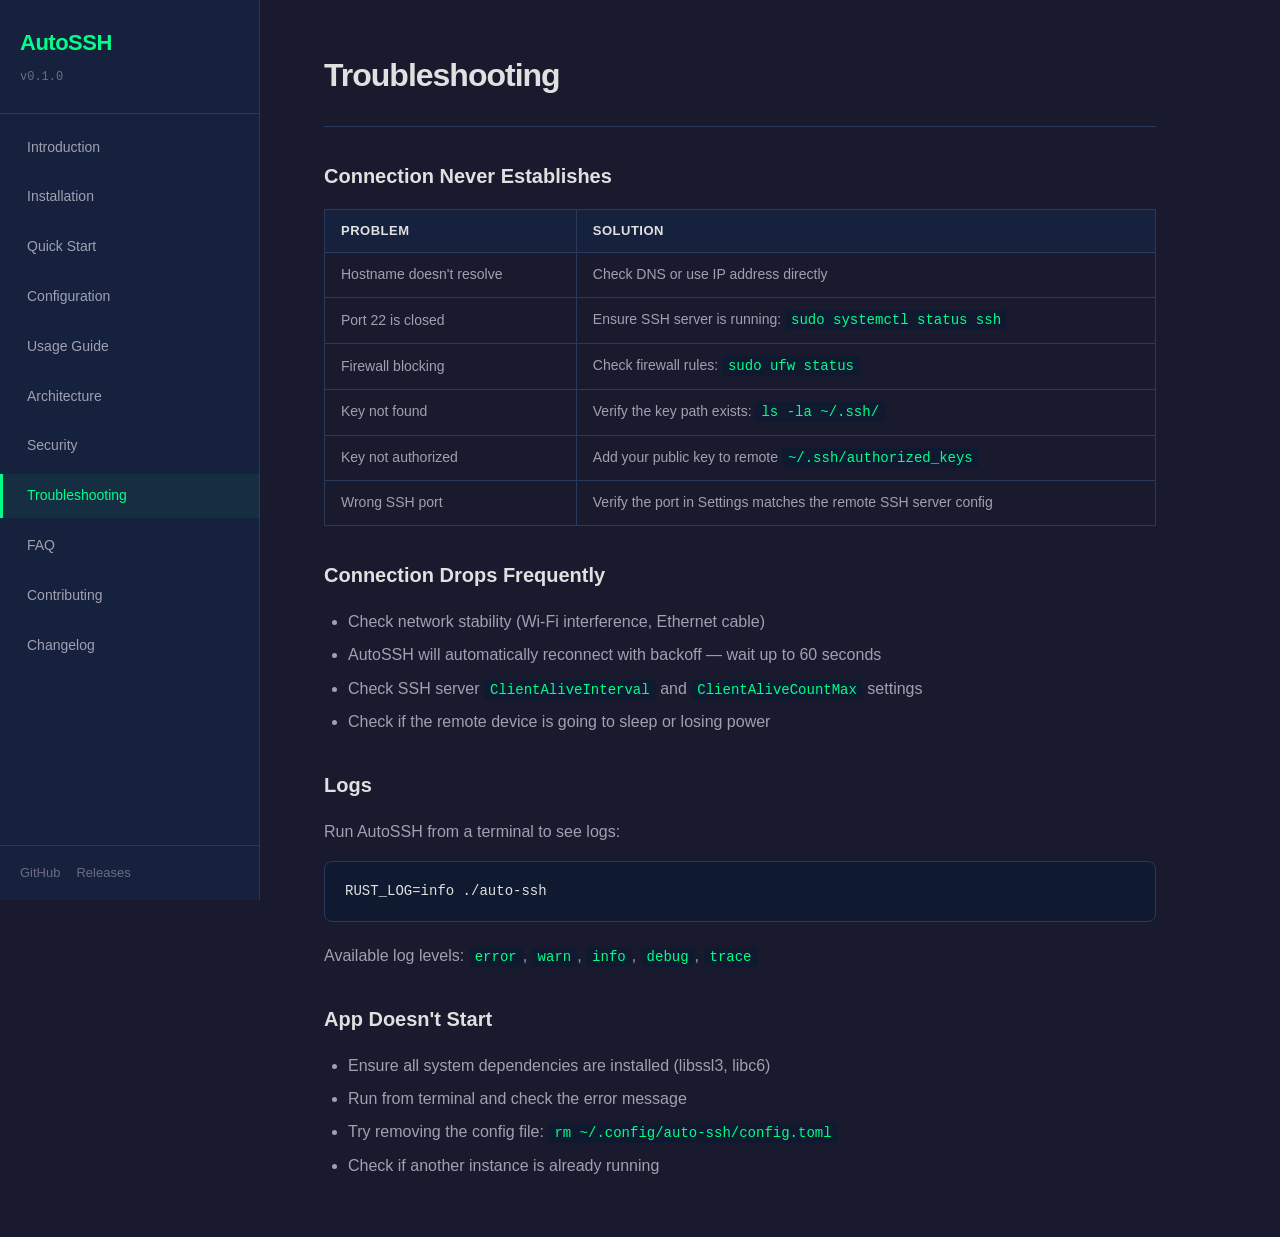
<file: docs/pages/troubleshooting.html>
<!DOCTYPE html>
<html lang="en">
<head>
  <meta charset="UTF-8">
  <meta name="viewport" content="width=device-width, initial-scale=1.0">
  <title>AutoSSH — Troubleshooting</title>
  <link rel="icon" type="image/svg+xml" href="data:image/svg+xml,%3Csvg xmlns='http://www.w3.org/2000/svg' viewBox='0 0 256 256'%3E%3Crect width='256' height='256' rx='32' fill='%232d2d2d'/%3E%3Ccircle cx='128' cy='100' r='40' fill='none' stroke='%2300ff88' stroke-width='6'/%3E%3Cpath d='M100 128 L128 156 L156 128' fill='none' stroke='%2300ff88' stroke-width='6' stroke-linecap='round' stroke-linejoin='round'/%3E%3Cpath d='M128 140 L128 200' fill='none' stroke='%2300ff88' stroke-width='6' stroke-linecap='round'/%3E%3Cline x1='90' y1='180' x2='166' y2='180' stroke='%2300ff88' stroke-width='6' stroke-linecap='round'/%3E%3Cline x1='80' y1='200' x2='176' y2='200' stroke='%23555' stroke-width='6' stroke-linecap='round'/%3E%3C/svg%3E">
  <link rel="stylesheet" href="../style.css">
</head>
<body>
  <div id="sidebar-container"></div>

  <main id="content">
    <div class="page-header">
      <h2>Troubleshooting</h2>
    </div>

    <h3>Connection Never Establishes</h3>
    <table>
      <tr><th>Problem</th><th>Solution</th></tr>
      <tr><td>Hostname doesn't resolve</td><td>Check DNS or use IP address directly</td></tr>
      <tr><td>Port 22 is closed</td><td>Ensure SSH server is running: <code>sudo systemctl status ssh</code></td></tr>
      <tr><td>Firewall blocking</td><td>Check firewall rules: <code>sudo ufw status</code></td></tr>
      <tr><td>Key not found</td><td>Verify the key path exists: <code>ls -la ~/.ssh/</code></td></tr>
      <tr><td>Key not authorized</td><td>Add your public key to remote <code>~/.ssh/authorized_keys</code></td></tr>
      <tr><td>Wrong SSH port</td><td>Verify the port in Settings matches the remote SSH server config</td></tr>
    </table>

    <h3>Connection Drops Frequently</h3>
    <ul>
      <li>Check network stability (Wi-Fi interference, Ethernet cable)</li>
      <li>AutoSSH will automatically reconnect with backoff — wait up to 60 seconds</li>
      <li>Check SSH server <code>ClientAliveInterval</code> and <code>ClientAliveCountMax</code> settings</li>
      <li>Check if the remote device is going to sleep or losing power</li>
    </ul>

    <h3>Logs</h3>
    <p>Run AutoSSH from a terminal to see logs:</p>
    <pre><code>RUST_LOG=info ./auto-ssh</code></pre>
    <p>Available log levels: <code>error</code>, <code>warn</code>, <code>info</code>, <code>debug</code>, <code>trace</code></p>

    <h3>App Doesn't Start</h3>
    <ul>
      <li>Ensure all system dependencies are installed (libssl3, libc6)</li>
      <li>Run from terminal and check the error message</li>
      <li>Try removing the config file: <code>rm ~/.config/auto-ssh/config.toml</code></li>
      <li>Check if another instance is already running</li>
    </ul>
  </main>

  <script src="../script.js"></script>
</body>
</html>
</file>
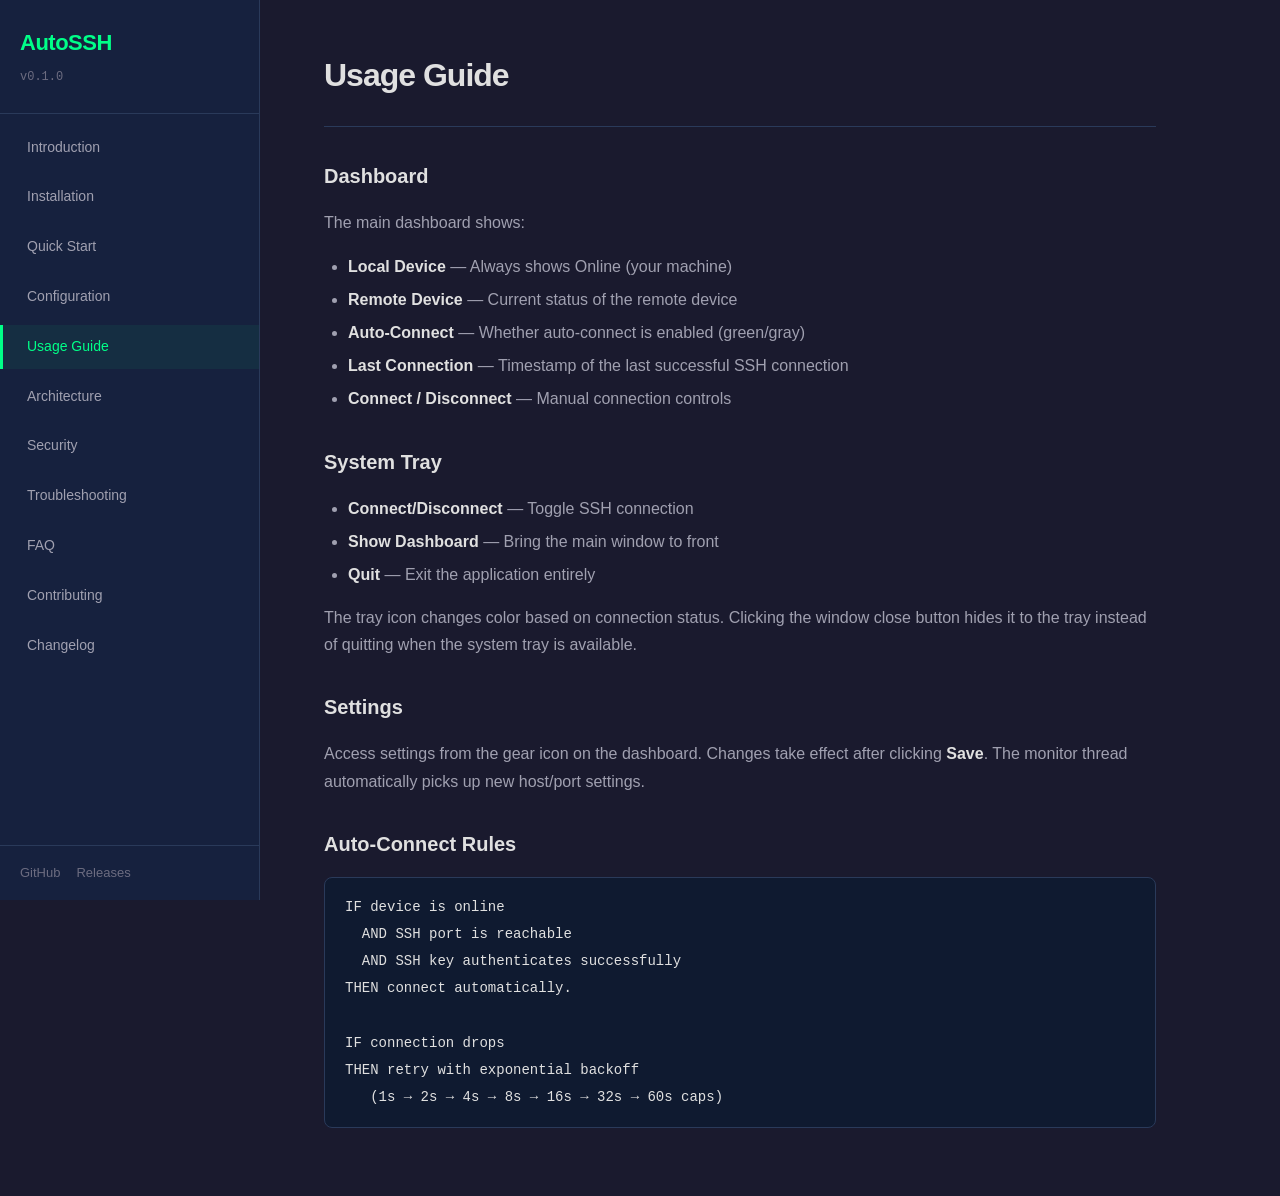
<file: docs/pages/usage.html>
<!DOCTYPE html>
<html lang="en">
<head>
  <meta charset="UTF-8">
  <meta name="viewport" content="width=device-width, initial-scale=1.0">
  <title>AutoSSH — Usage Guide</title>
  <link rel="icon" type="image/svg+xml" href="data:image/svg+xml,%3Csvg xmlns='http://www.w3.org/2000/svg' viewBox='0 0 256 256'%3E%3Crect width='256' height='256' rx='32' fill='%232d2d2d'/%3E%3Ccircle cx='128' cy='100' r='40' fill='none' stroke='%2300ff88' stroke-width='6'/%3E%3Cpath d='M100 128 L128 156 L156 128' fill='none' stroke='%2300ff88' stroke-width='6' stroke-linecap='round' stroke-linejoin='round'/%3E%3Cpath d='M128 140 L128 200' fill='none' stroke='%2300ff88' stroke-width='6' stroke-linecap='round'/%3E%3Cline x1='90' y1='180' x2='166' y2='180' stroke='%2300ff88' stroke-width='6' stroke-linecap='round'/%3E%3Cline x1='80' y1='200' x2='176' y2='200' stroke='%23555' stroke-width='6' stroke-linecap='round'/%3E%3C/svg%3E">
  <link rel="stylesheet" href="../style.css">
</head>
<body>
  <div id="sidebar-container"></div>

  <main id="content">
    <div class="page-header">
      <h2>Usage Guide</h2>
    </div>

    <h3>Dashboard</h3>
    <p>The main dashboard shows:</p>
    <ul>
      <li><strong>Local Device</strong> — Always shows Online (your machine)</li>
      <li><strong>Remote Device</strong> — Current status of the remote device</li>
      <li><strong>Auto-Connect</strong> — Whether auto-connect is enabled (green/gray)</li>
      <li><strong>Last Connection</strong> — Timestamp of the last successful SSH connection</li>
      <li><strong>Connect / Disconnect</strong> — Manual connection controls</li>
    </ul>

    <h3>System Tray</h3>
    <ul>
      <li><strong>Connect/Disconnect</strong> — Toggle SSH connection</li>
      <li><strong>Show Dashboard</strong> — Bring the main window to front</li>
      <li><strong>Quit</strong> — Exit the application entirely</li>
    </ul>
    <p>The tray icon changes color based on connection status. Clicking the window close button hides it to the tray instead of quitting when the system tray is available.</p>

    <h3>Settings</h3>
    <p>Access settings from the gear icon on the dashboard. Changes take effect after clicking <strong>Save</strong>. The monitor thread automatically picks up new host/port settings.</p>

    <h3>Auto-Connect Rules</h3>
    <pre><code>IF device is online
  AND SSH port is reachable
  AND SSH key authenticates successfully
THEN connect automatically.

IF connection drops
THEN retry with exponential backoff
   (1s → 2s → 4s → 8s → 16s → 32s → 60s caps)</code></pre>
  </main>

  <script src="../script.js"></script>
</body>
</html>
</file>
<file: docs/style.css>
/* ─── Reset & Base ─── */
*, *::before, *::after {
  margin: 0;
  padding: 0;
  box-sizing: border-box;
}

:root {
  --bg-primary: #1a1a2e;
  --bg-secondary: #16213e;
  --bg-card: #1e2a4a;
  --bg-code: #0f1a30;
  --text-primary: #e0e0e0;
  --text-secondary: #a0a0b0;
  --text-muted: #6c6c80;
  --accent: #00ff88;
  --accent-dim: #00cc6a;
  --border: #2a3a5a;
  --sidebar-width: 260px;
  --radius: 8px;
  --font-mono: 'SF Mono', 'Fira Code', 'Cascadia Code', 'JetBrains Mono', 'Consolas', monospace;
  --font-sans: -apple-system, BlinkMacSystemFont, 'Segoe UI', 'Inter', 'Roboto', sans-serif;
}

html {
  scroll-behavior: smooth;
}

body {
  font-family: var(--font-sans);
  background: var(--bg-primary);
  color: var(--text-primary);
  line-height: 1.7;
  font-size: 16px;
  display: flex;
  min-height: 100vh;
}

/* ─── Sidebar ─── */
#sidebar {
  position: fixed;
  top: 0;
  left: 0;
  width: var(--sidebar-width);
  height: 100vh;
  background: var(--bg-secondary);
  border-right: 1px solid var(--border);
  display: flex;
  flex-direction: column;
  overflow-y: auto;
  z-index: 100;
}

.sidebar-header {
  padding: 24px 20px;
  border-bottom: 1px solid var(--border);
}

.sidebar-logo {
  text-decoration: none;
}

.sidebar-header h1 {
  font-size: 22px;
  font-weight: 700;
  color: var(--accent);
  letter-spacing: -0.5px;
}

.sidebar-header .version {
  font-size: 12px;
  color: var(--text-muted);
  font-family: var(--font-mono);
}

.nav-list {
  list-style: none;
  padding: 12px 0;
  flex: 1;
}

.nav-link {
  display: block;
  padding: 10px 24px;
  color: var(--text-secondary);
  text-decoration: none;
  font-size: 14px;
  font-weight: 500;
  border-left: 3px solid transparent;
  transition: all 0.15s ease;
}

.nav-link:hover {
  color: var(--text-primary);
  background: rgba(255,255,255,0.03);
}

.nav-link.active {
  color: var(--accent);
  border-left-color: var(--accent);
  background: rgba(0,255,136,0.06);
}

.sidebar-footer {
  padding: 16px 20px;
  border-top: 1px solid var(--border);
  display: flex;
  gap: 16px;
}

.sidebar-footer a {
  color: var(--text-muted);
  text-decoration: none;
  font-size: 13px;
  transition: color 0.15s;
}

.sidebar-footer a:hover {
  color: var(--accent);
}

/* ─── Main Content ─── */
#content {
  margin-left: var(--sidebar-width);
  flex: 1;
  padding: 48px 64px;
  max-width: 960px;
  min-height: 100vh;
}

/* ─── Typography ─── */
h2 {
  font-size: 32px;
  font-weight: 700;
  margin-bottom: 24px;
  color: var(--text-primary);
  letter-spacing: -1px;
}

h3 {
  font-size: 20px;
  font-weight: 600;
  margin-top: 32px;
  margin-bottom: 16px;
  color: var(--text-primary);
}

h4 {
  font-size: 16px;
  font-weight: 600;
  margin-top: 24px;
  margin-bottom: 8px;
  color: var(--text-secondary);
}

p {
  margin-bottom: 16px;
  color: var(--text-secondary);
}

.lead {
  font-size: 18px;
  color: var(--text-primary);
  line-height: 1.8;
}

ul, ol {
  margin-bottom: 16px;
  padding-left: 24px;
}

li {
  margin-bottom: 6px;
  color: var(--text-secondary);
}

strong {
  color: var(--text-primary);
}

code {
  font-family: var(--font-mono);
  font-size: 14px;
  background: var(--bg-code);
  padding: 2px 6px;
  border-radius: 4px;
  color: var(--accent);
}

pre {
  background: var(--bg-code);
  border: 1px solid var(--border);
  border-radius: var(--radius);
  padding: 16px 20px;
  overflow-x: auto;
  margin-bottom: 20px;
}

pre code {
  background: none;
  padding: 0;
  font-size: 14px;
  line-height: 1.6;
  color: var(--text-primary);
}

/* ─── Badges ─── */
.badges {
  display: flex;
  flex-wrap: wrap;
  gap: 8px;
  margin-bottom: 32px;
}

.badge {
  padding: 4px 12px;
  border-radius: 20px;
  font-size: 13px;
  font-weight: 600;
  background: var(--bg-card);
  color: var(--accent);
  border: 1px solid var(--accent-dim);
}

/* ─── Feature List ─── */
.feature-list {
  list-style: none;
  padding: 0;
}

.feature-list li {
  padding: 8px 0 8px 28px;
  position: relative;
  margin-bottom: 4px;
}

.feature-list li::before {
  content: '›';
  position: absolute;
  left: 8px;
  color: var(--accent);
  font-weight: bold;
  font-size: 18px;
}

/* ─── Status Flow ─── */
.status-flow {
  display: flex;
  align-items: flex-start;
  gap: 12px;
  padding: 20px;
  background: var(--bg-card);
  border-radius: var(--radius);
  border: 1px solid var(--border);
  margin: 24px 0;
  flex-wrap: wrap;
}

.status-step {
  display: flex;
  flex-direction: column;
  align-items: center;
  text-align: center;
  gap: 4px;
  min-width: 80px;
}

.status-step span:not(small) {
  font-weight: 600;
  font-size: 14px;
}

.status-step small {
  font-size: 11px;
  color: var(--text-muted);
  max-width: 120px;
}

.status-dot {
  width: 12px;
  height: 12px;
  border-radius: 50%;
  display: inline-block;
}

.status-dot.offline { background: #ff4444; box-shadow: 0 0 8px rgba(255,68,68,0.4); }
.status-dot.online { background: #ffcc00; box-shadow: 0 0 8px rgba(255,204,0,0.4); }
.status-dot.sshready { background: #00ccff; box-shadow: 0 0 8px rgba(0,204,255,0.4); }
.status-dot.connected { background: #00ff88; box-shadow: 0 0 8px rgba(0,255,136,0.4); }

.arrow {
  color: var(--text-muted);
  font-size: 20px;
  padding-top: 24px;
}

/* ─── Tables ─── */
table {
  width: 100%;
  border-collapse: collapse;
  margin-bottom: 24px;
  font-size: 14px;
}

th, td {
  border: 1px solid var(--border);
  padding: 10px 16px;
  text-align: left;
}

th {
  background: var(--bg-secondary);
  color: var(--text-primary);
  font-weight: 600;
  font-size: 13px;
  text-transform: uppercase;
  letter-spacing: 0.5px;
}

td {
  color: var(--text-secondary);
}

/* ─── Notes ─── */
.note {
  background: var(--bg-card);
  border: 1px solid var(--border);
  border-left: 4px solid var(--accent);
  border-radius: var(--radius);
  padding: 16px 20px;
  margin-bottom: 24px;
}

.note.warning {
  border-left-color: #ff8800;
}

.note strong {
  display: block;
  margin-bottom: 8px;
  font-size: 14px;
}

/* ─── Architecture Diagram ─── */
.arch-diagram pre {
  background: var(--bg-card);
  font-size: 13px;
  line-height: 1.5;
}

/* ─── FAQ ─── */
.faq-item {
  margin-bottom: 20px;
  padding-bottom: 20px;
  border-bottom: 1px solid var(--border);
}

.faq-item:last-child {
  border-bottom: none;
}

.faq-item h4 {
  color: var(--accent);
  margin-top: 0;
  margin-bottom: 8px;
  font-size: 15px;
}

/* ─── Page Header ─── */
.page-header {
  margin-bottom: 32px;
  padding-bottom: 16px;
  border-bottom: 1px solid var(--border);
}

.page-header h2 {
  margin-bottom: 8px;
}

/* ─── Responsive ─── */
@media (max-width: 768px) {
  #sidebar {
    position: relative;
    width: 100%;
    height: auto;
    border-right: none;
    border-bottom: 1px solid var(--border);
  }

  #content {
    margin-left: 0;
    padding: 24px 20px;
  }

  .status-flow {
    flex-direction: column;
    align-items: center;
  }

  .arrow {
    transform: rotate(90deg);
    padding-top: 0;
  }
}

/* ─── Scrollbar ─── */
::-webkit-scrollbar {
  width: 8px;
}

::-webkit-scrollbar-track {
  background: var(--bg-primary);
}

::-webkit-scrollbar-thumb {
  background: var(--border);
  border-radius: 4px;
}

::-webkit-scrollbar-thumb:hover {
  background: var(--text-muted);
}
</file>
